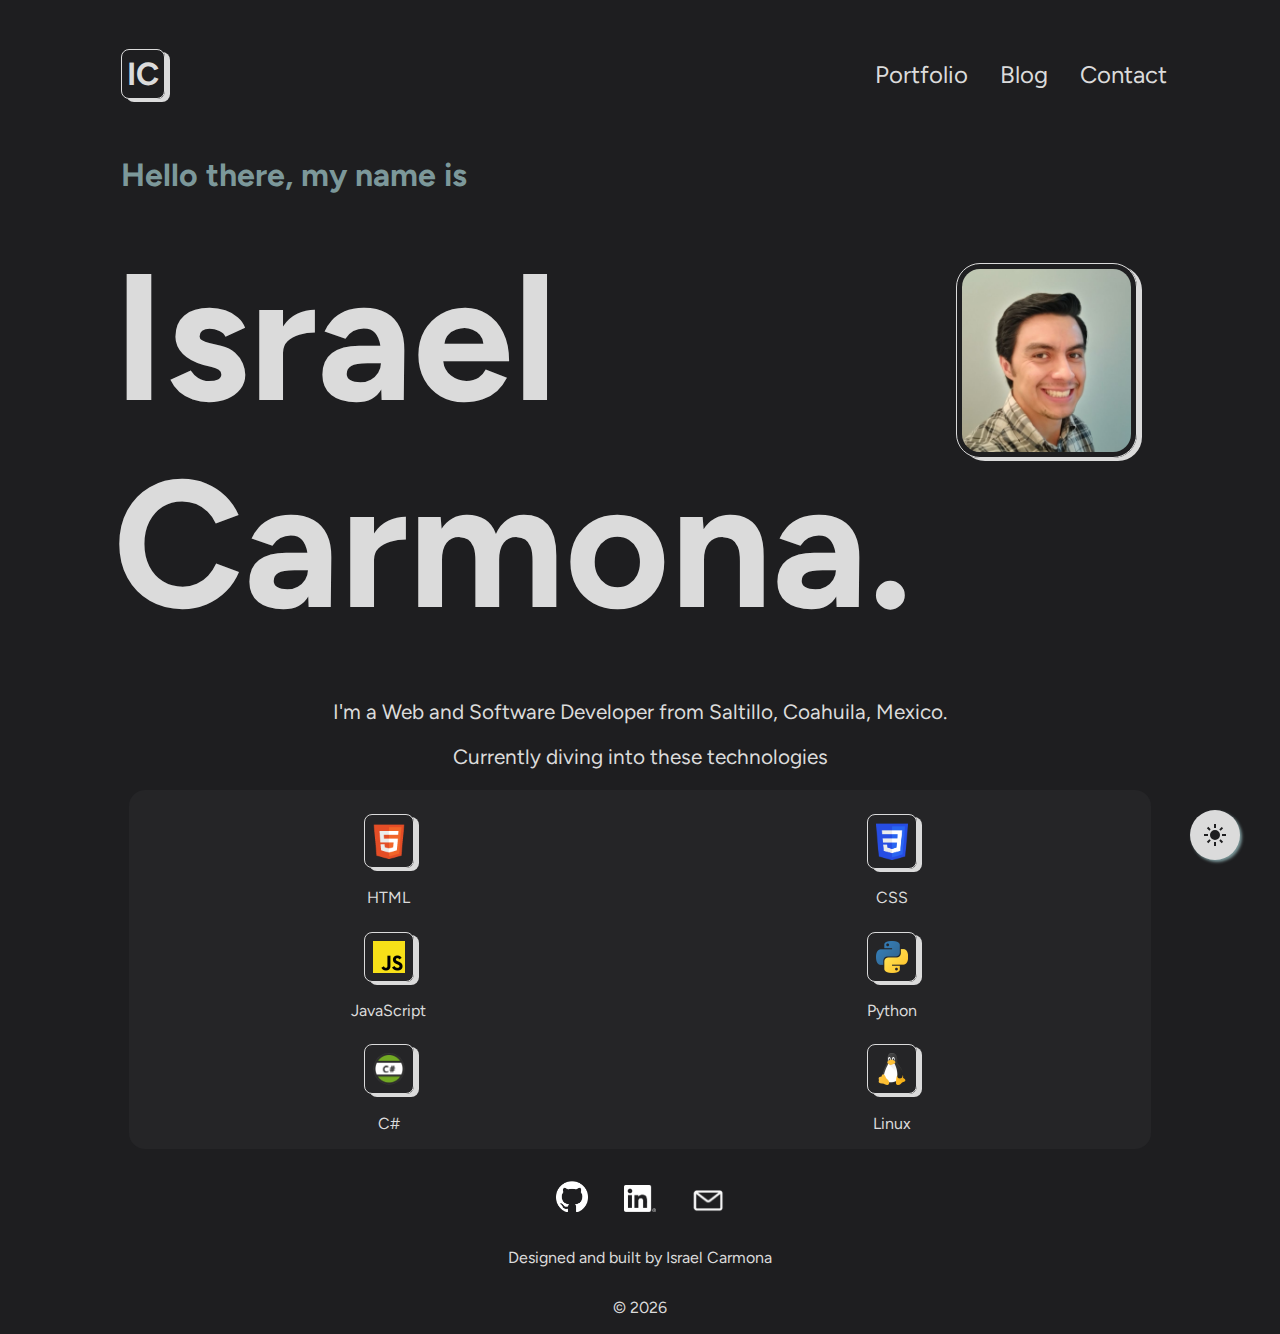
<file: index.html>
<!DOCTYPE html>
<html lang="en">
  <head>
    <meta charset="UTF-8" />
    <meta http-equiv="X-UA-Compatible" content="IE=edge" />
    <meta name="viewport" content="width=device-width, initial-scale=1.0" />
    <link rel="stylesheet" href="styles/normalize.css"/>
    <link rel="stylesheet" href="styles/main.css"/>
    <link rel="stylesheet" href="styles/medium.css"/>
    <link rel="stylesheet" href="styles/large.css"/>
    <link rel="icon" type="image/x-icon" href="images/favicon-32x32.png" />
    <title>Israel Carmona</title>
    <meta
      name="description"
      content="I'm a Web and Software Developer from Saltillo, Coahuila, Mexico."
    />
  </head>

  <body>
    <header>
      <h2>
        <a id="logo" href="index.html">IC</a>
      </h2>

      <button id="theme-switch">
        <svg
          xmlns="http://www.w3.org/2000/svg"
          height="24px"
          viewBox="0 -960 960 960"
          width="24px"
        >
          <path
            d="M480-280q-83 0-141.5-58.5T280-480q0-83 58.5-141.5T480-680q83 0 141.5 58.5T680-480q0 83-58.5 141.5T480-280ZM200-440H40v-80h160v80Zm720 0H760v-80h160v80ZM440-760v-160h80v160h-80Zm0 720v-160h80v160h-80ZM256-650l-101-97 57-59 96 100-52 56Zm492 496-97-101 53-55 101 97-57 59Zm-98-550 97-101 59 57-100 96-56-52ZM154-212l101-97 55 53-97 101-59-57Z"
          />
        </svg>
        <svg
          xmlns="http://www.w3.org/2000/svg"
          height="24px"
          viewBox="0 -960 960 960"
          width="24px"
        >
          <path
            d="M480-120q-150 0-255-105T120-480q0-150 105-255t255-105q14 0 27.5 1t26.5 3q-41 29-65.5 75.5T444-660q0 90 63 153t153 63q55 0 101-24.5t75-65.5q2 13 3 26.5t1 27.5q0 150-105 255T480-120Z"
          />
        </svg>
      </button>

      <div id="large-view-nav">
        <a href="portfolio.html">Portfolio</a>
        <a href="blog.html">Blog</a>
        <a href="contact.html">Contact</a>
      </div>

      <div id="myNav" class="overlay">
        <a href="javascript:void(0)" class="closebtn" onclick="closeNav()"
          >&times;</a
        >
        <div class="overlay-content">
          <a href="portfolio.html">Portfolio</a>
          <a href="blog.html">Blog</a>
          <a href="contact.html">Contact</a>
        </div>
      </div>
      <span id="ham-nav" onclick="openNav()">&#9776;</span>
    </header>

    <main>
      <div id="hero">
        <h2 class="h2side">Hello there, my name is</h2>
        <h1 id="greathone">Israel Carmona.</h1>
        <img id="mepic" src="images/me.jpg" alt="Israel Carmona picture" />
      </div>

      <p>I'm a Web and Software Developer from Saltillo, Coahuila, Mexico.</p>

      <p>Currently diving into these technologies</p>

      <div id="programmingLang">
        <a
          id="imgh"
          href="https://developer.mozilla.org/en-US/docs/Web/HTML"
          target="_blank"
          ><img src="images/HTML5_Logo_64.png" alt="HTML logo"
        /></a>
        <a
          id="htpar"
          href="https://developer.mozilla.org/en-US/docs/Web/HTML"
          target="_blank"
          >HTML</a
        >

        <a
          id="imgc"
          href="https://developer.mozilla.org/en-US/docs/Web/CSS"
          target="_blank"
        >
          <img src="images/CSS3_logo_and_wordmark.svg.png" alt="CSS Logo" />
        </a>

        <a
          id="cspar"
          href="https://developer.mozilla.org/en-US/docs/Web/CSS"
          target="_blank"
          >CSS</a
        >

        <a
          id="imgj"
          href="https://developer.mozilla.org/en-US/docs/Web/JavaScript"
          target="_blank"
        >
          <img
            src="images/Unofficial_JavaScript_logo_2.svg.png"
            alt="JavaScript Logo"
          />
        </a>
        <a
          id="javpar"
          href="https://developer.mozilla.org/en-US/docs/Web/JavaScript"
          target="_blank"
          >JavaScript</a
        >

        <a id="imgp" href="https://www.python.org/" target="_blank">
          <img
            src="images/1024px-Python-logo-notext.svg.png"
            alt="Python Logo"
          />
        </a>

        <a id="pytpar" href="https://www.python.org/" target="_blank">Python</a>

        <a
          id="imgcs"
          href="https://learn.microsoft.com/en-us/dotnet/csharp/tour-of-csharp/"
          target="_blank"
        >
          <img src="images/seesharp.png" alt="C Sharp Logo" />
        </a>

        <a
          id="csharpar"
          href="https://learn.microsoft.com/en-us/dotnet/csharp/tour-of-csharp/"
          target="_blank"
          >C#</a
        >


        <a id="imgjs" href="https://www.linux.com/what-is-linux/"" target="_blank">
          <img src="images/linux.png" alt="Node.js" />


        </a>
        
        <a id="njspar" href="https://www.linux.com/what-is-linux/" target="_blank"
          >Linux</a
        >
      </div>
    </main>

    <footer>
      <div class="contact">
        <a href="https://github.com/jicmette" target="blank">
          <img
            class="imgfoot"
            src="images/github-mark-white.png"
            alt="GitHub"
          />
          <img
            class="imgfoot"
            src="images/github-mark-black.png"
            alt="GitHub"
          />
        </a>

        <a href="https://www.linkedin.com/in/israelcarmona/" target="blank">
          <img class="imgfoot" src="images/LI-In-Bugwhite.png" alt="linkedin" />
          <img class="imgfoot" src="images/LI-In-Bugblack.png" alt="linkedin" />
        </a>

        <a href="mailto:hello@israelcarmona.dev" target="blank">
          <img
            class="imgfoot"
            src="images/Email-Symbol-PNG-File.png"
            alt="Email"
          />

          <img
            class="imgfoot"
            src="images/Email-Symbol-PNG-black.png"
            alt="Email"
          />
        </a>
      </div>
      <p class="pfoot">Designed and built by Israel Carmona</p>
      <p class="pfoot">&copy; <span class="currentYear"></span></p>
    </footer>

    <script src="scripts/scripts.js"></script>
  </body>
</html>
</file>
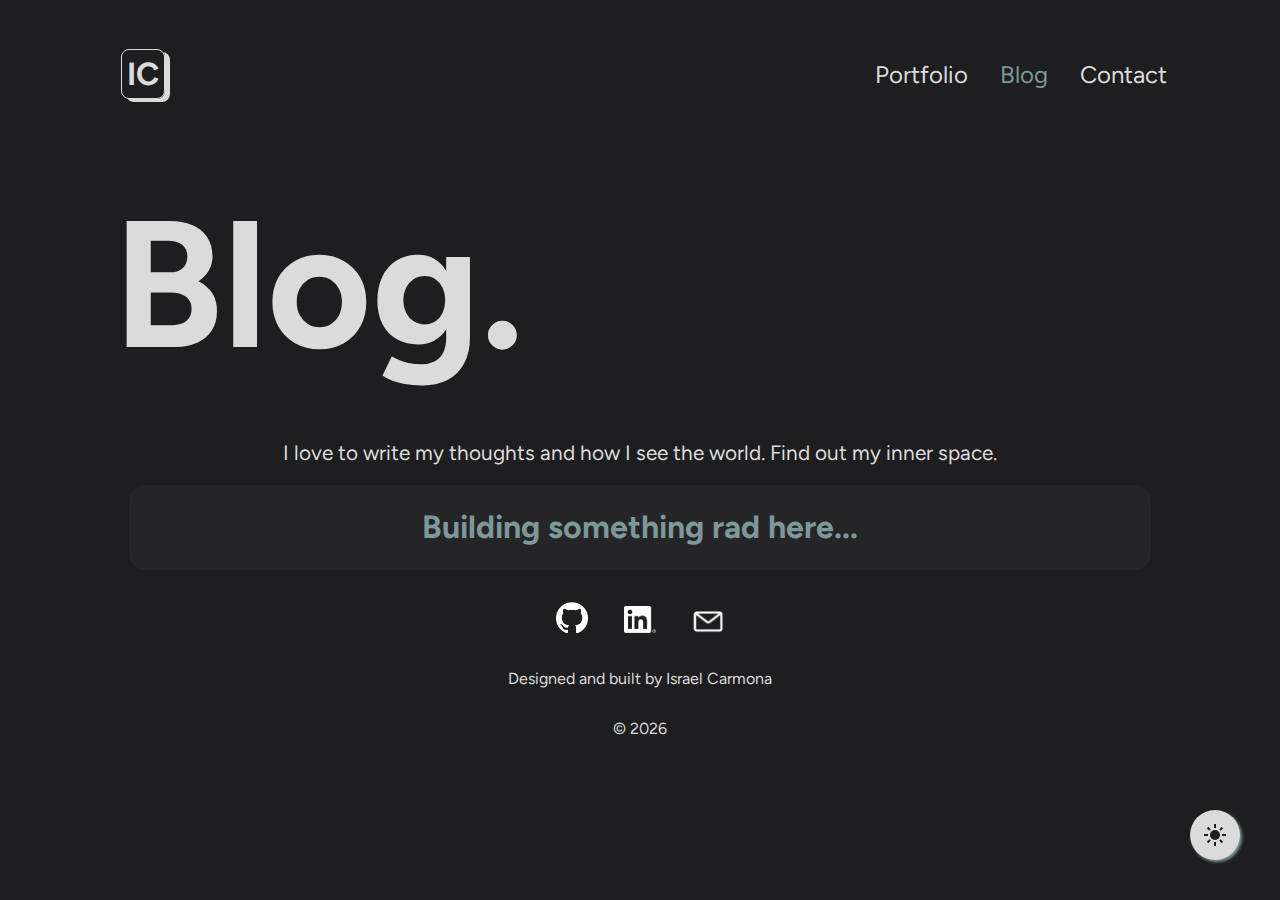
<file: blog.html>
<!DOCTYPE html>
<html lang="en">
  <head>
    <meta charset="UTF-8" />
    <meta http-equiv="X-UA-Compatible" content="IE=edge" />
    <meta name="viewport" content="width=device-width, initial-scale=1.0" />
    <link rel="stylesheet" href="styles/normalize.css"/>
    <link rel="stylesheet" href="styles/main.css"/>
    <link rel="stylesheet" href="styles/medium.css"/>
    <link rel="stylesheet" href="styles/large.css"/>
    <link rel="icon" type="image/jpg" href="images/favicon-32x32.png" />
    <title>Blog</title>
  </head>

  <body>
    <header>
      <h2>
        <a id="logo" href="index.html"> IC </a>
      </h2>

      <button id="theme-switch">
        <svg
          xmlns="http://www.w3.org/2000/svg"
          height="24px"
          viewBox="0 -960 960 960"
          width="24px"
        >
          <path
            d="M480-280q-83 0-141.5-58.5T280-480q0-83 58.5-141.5T480-680q83 0 141.5 58.5T680-480q0 83-58.5 141.5T480-280ZM200-440H40v-80h160v80Zm720 0H760v-80h160v80ZM440-760v-160h80v160h-80Zm0 720v-160h80v160h-80ZM256-650l-101-97 57-59 96 100-52 56Zm492 496-97-101 53-55 101 97-57 59Zm-98-550 97-101 59 57-100 96-56-52ZM154-212l101-97 55 53-97 101-59-57Z"
          />
        </svg>
        <svg
          xmlns="http://www.w3.org/2000/svg"
          height="24px"
          viewBox="0 -960 960 960"
          width="24px"
        >
          <path
            d="M480-120q-150 0-255-105T120-480q0-150 105-255t255-105q14 0 27.5 1t26.5 3q-41 29-65.5 75.5T444-660q0 90 63 153t153 63q55 0 101-24.5t75-65.5q2 13 3 26.5t1 27.5q0 150-105 255T480-120Z"
          />
        </svg>
      </button>

      <div id="large-view-nav">
        <a href="portfolio.html">Portfolio</a>
        <a class="active" href="blog.html">Blog</a>
        <a href="contact.html">Contact</a>
        
      </div>

      <div id="myNav" class="overlay">
        <a href="javascript:void(0)" class="closebtn" onclick="closeNav()"
          >&times;</a
        >
        <div class="overlay-content">
          <a href="portfolio.html">Portfolio</a>
          <a href="blog.html">Blog</a>
          <a href="contact.html">Contact</a>
        </div>
      </div>
      <span id="ham-nav" onclick="openNav()">&#9776;</span>
    </header>
      
    <main>
      <h1 id="greathone">Blog.</h1>
      <p>I love to write my thoughts and how I see the world. Find out my inner space.</p>
      

      <div class="portfolioContainer">
        <h2>Building something rad here...</h2>
      </div>
    
    </main>

    <footer>
      <div class="contact">
        <a href="https://github.com/jicmette" target="blank">
          <img
            class="imgfoot"
            src="images/github-mark-white.png"
            alt="GitHub"
          />
          <img
            class="imgfoot"
            src="images/github-mark-black.png"
            alt="GitHub"
          />
        </a>

        <a href="https://www.linkedin.com/in/israelcarmona/" target="blank">
          <img class="imgfoot" src="images/LI-In-Bugwhite.png" alt="linkedin" />
          <img class="imgfoot" src="images/LI-In-Bugblack.png" alt="linkedin" />
        </a>

        <a href="mailto:hello@israelcarmona.dev" target="blank">
          <img
            class="imgfoot"
            src="images/Email-Symbol-PNG-File.png"
            alt="Email"
          />

          <img
            class="imgfoot"
            src="images/Email-Symbol-PNG-black.png"
            alt="Email"
          />
        </a>

      </div>
      <p class="pfoot">Designed and built by Israel Carmona</p>
      <p class="pfoot">&copy; <span class="currentYear"></span></p>
    </footer>

    </div>

    <script src="scripts/scripts.js"></script>

  </body>
</html>
</file>
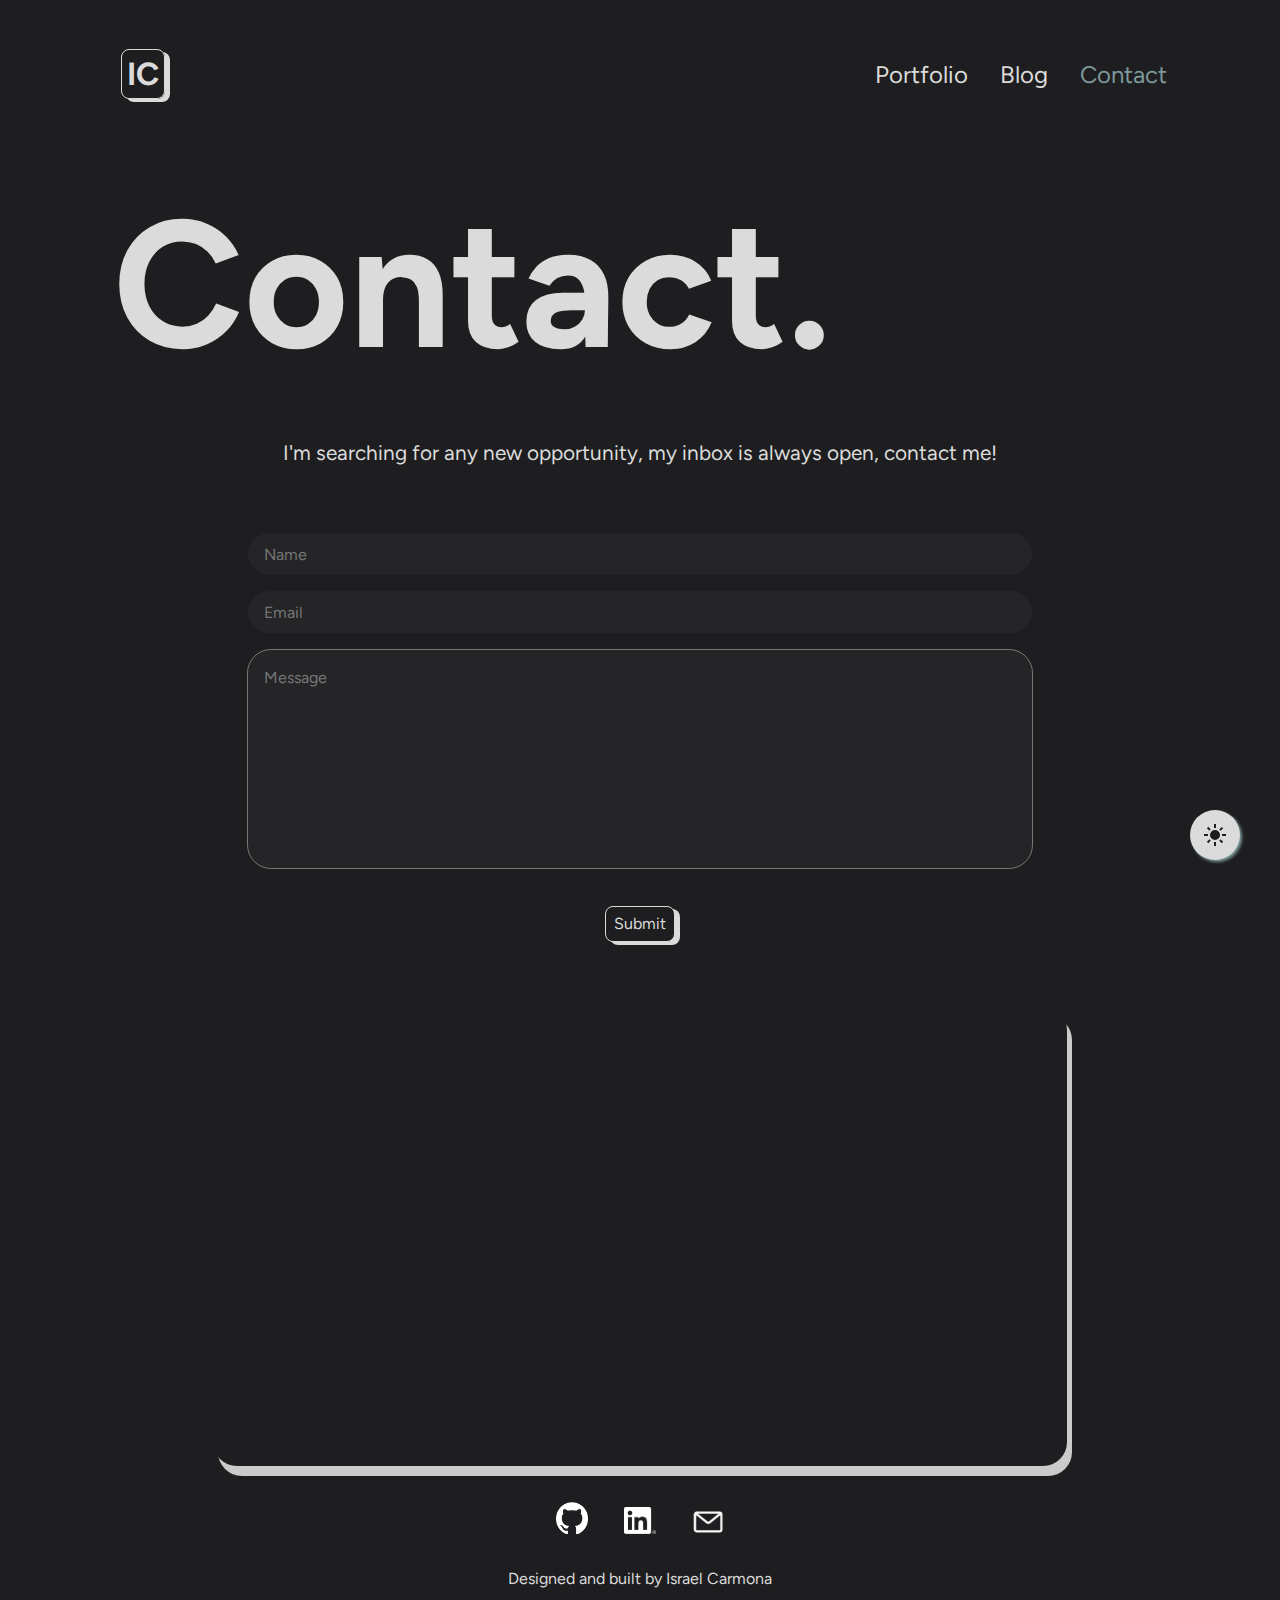
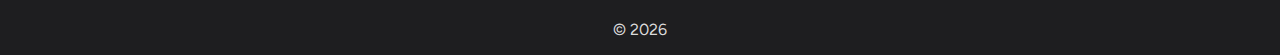
<file: contact.html>
<!DOCTYPE html>
<html lang="en">
  <head>
    <meta charset="UTF-8" />
    <meta http-equiv="X-UA-Compatible" content="IE=edge" />
    <meta name="viewport" content="width=device-width, initial-scale=1.0" />
    <link rel="stylesheet" href="styles/normalize.css"/>
    <link rel="stylesheet" href="styles/main.css"/>
    <link rel="stylesheet" href="styles/medium.css"/>
    <link rel="stylesheet" href="styles/large.css"/>
    <link rel="icon" type="image/jpg" href="/images/favicon-32x32.png" />
    <title>Contact</title>
  </head>

  <body>
    <header>
      <h2>
        <a id="logo" href="index.html"> IC </a>
      </h2>

      <button id="theme-switch">
        <svg
          xmlns="http://www.w3.org/2000/svg"
          height="24px"
          viewBox="0 -960 960 960"
          width="24px"
        >
          <path
            d="M480-280q-83 0-141.5-58.5T280-480q0-83 58.5-141.5T480-680q83 0 141.5 58.5T680-480q0 83-58.5 141.5T480-280ZM200-440H40v-80h160v80Zm720 0H760v-80h160v80ZM440-760v-160h80v160h-80Zm0 720v-160h80v160h-80ZM256-650l-101-97 57-59 96 100-52 56Zm492 496-97-101 53-55 101 97-57 59Zm-98-550 97-101 59 57-100 96-56-52ZM154-212l101-97 55 53-97 101-59-57Z"
          />
        </svg>
        <svg
          xmlns="http://www.w3.org/2000/svg"
          height="24px"
          viewBox="0 -960 960 960"
          width="24px"
        >
          <path
            d="M480-120q-150 0-255-105T120-480q0-150 105-255t255-105q14 0 27.5 1t26.5 3q-41 29-65.5 75.5T444-660q0 90 63 153t153 63q55 0 101-24.5t75-65.5q2 13 3 26.5t1 27.5q0 150-105 255T480-120Z"
          />
        </svg>
      </button>

      <div id="large-view-nav">
        <a href="portfolio.html">Portfolio</a>
        <a href="blog.html">Blog</a>
        <a class="active" href="contact.html">Contact</a>
      </div>

      <div id="myNav" class="overlay">
        <a href="javascript:void(0)" class="closebtn" onclick="closeNav()"
          >&times;</a
        >
        <div class="overlay-content">
          <a href="portfolio.html">Portfolio</a>
          <a href="blog.html">Blog</a>
          <a href="contact.html">Contact</a>
        </div>
      </div>
      <span id="ham-nav" onclick="openNav()">&#9776;</span>
    </header>

    <main>
      <h1 id="greathone">Contact.</h1>

      <p>
        I'm searching for any new opportunity, my inbox is always open, contact
        me!
      </p>

      <form class="form1" action="https://formspree.io/f/mrbzkadr" method="POST">
        <input type="text" id="name" name="Name" placeholder="Name" />

        <input type="email" id="mail" name="Email" placeholder="Email" />

        <textarea name="Message" placeholder="Message"></textarea>

        <button class="button" type="submit">
          Submit
        </button>
      </form>

      <iframe
        src="https://www.google.com/maps/embed?pb=!1m18!1m12!1m3!1d115303.40979627495!2d-101.06562446966419!3d25.430520956215158!2m3!1f0!2f0!3f0!3m2!1i1024!2i768!4f13.1!3m3!1m2!1s0x86880d9078df19ef%3A0xa9519241794730c0!2sSaltillo%2C%20Coahuila!5e0!3m2!1sen!2smx!4v1696106568995!5m2!1sen!2smx"
        width="400"
        height="450"
        style="border: 0"
        allowfullscreen=""
        loading="lazy"
        referrerpolicy="no-referrer-when-downgrade"
      ></iframe>
    </main>

    <footer>
      <div class="contact">
        <a href="https://github.com/jicmette" target="blank">
          <img
            class="imgfoot"
            src="images/github-mark-white.png"
            alt="GitHub"
          />
          <img
            class="imgfoot"
            src="images/github-mark-black.png"
            alt="GitHub"
          />
        </a>

        <a href="https://www.linkedin.com/in/israelcarmona/" target="blank">
          <img class="imgfoot" src="images/LI-In-Bugwhite.png" alt="linkedin" />
          <img class="imgfoot" src="images/LI-In-Bugblack.png" alt="linkedin" />
        </a>

        <a href="mailto:hello@israelcarmona.dev" target="blank">
          <img
            class="imgfoot"
            src="images/Email-Symbol-PNG-File.png"
            alt="Email"
          />

          <img
            class="imgfoot"
            src="images/Email-Symbol-PNG-black.png"
            alt="Email"
          />
        </a>
      </div>
      <p class="pfoot">Designed and built by Israel Carmona</p>
      <p class="pfoot">&copy; <span class="currentYear"></span></p>
    </footer>

    <script src="scripts/scripts.js"></script>
  </body>
</html>
</file>
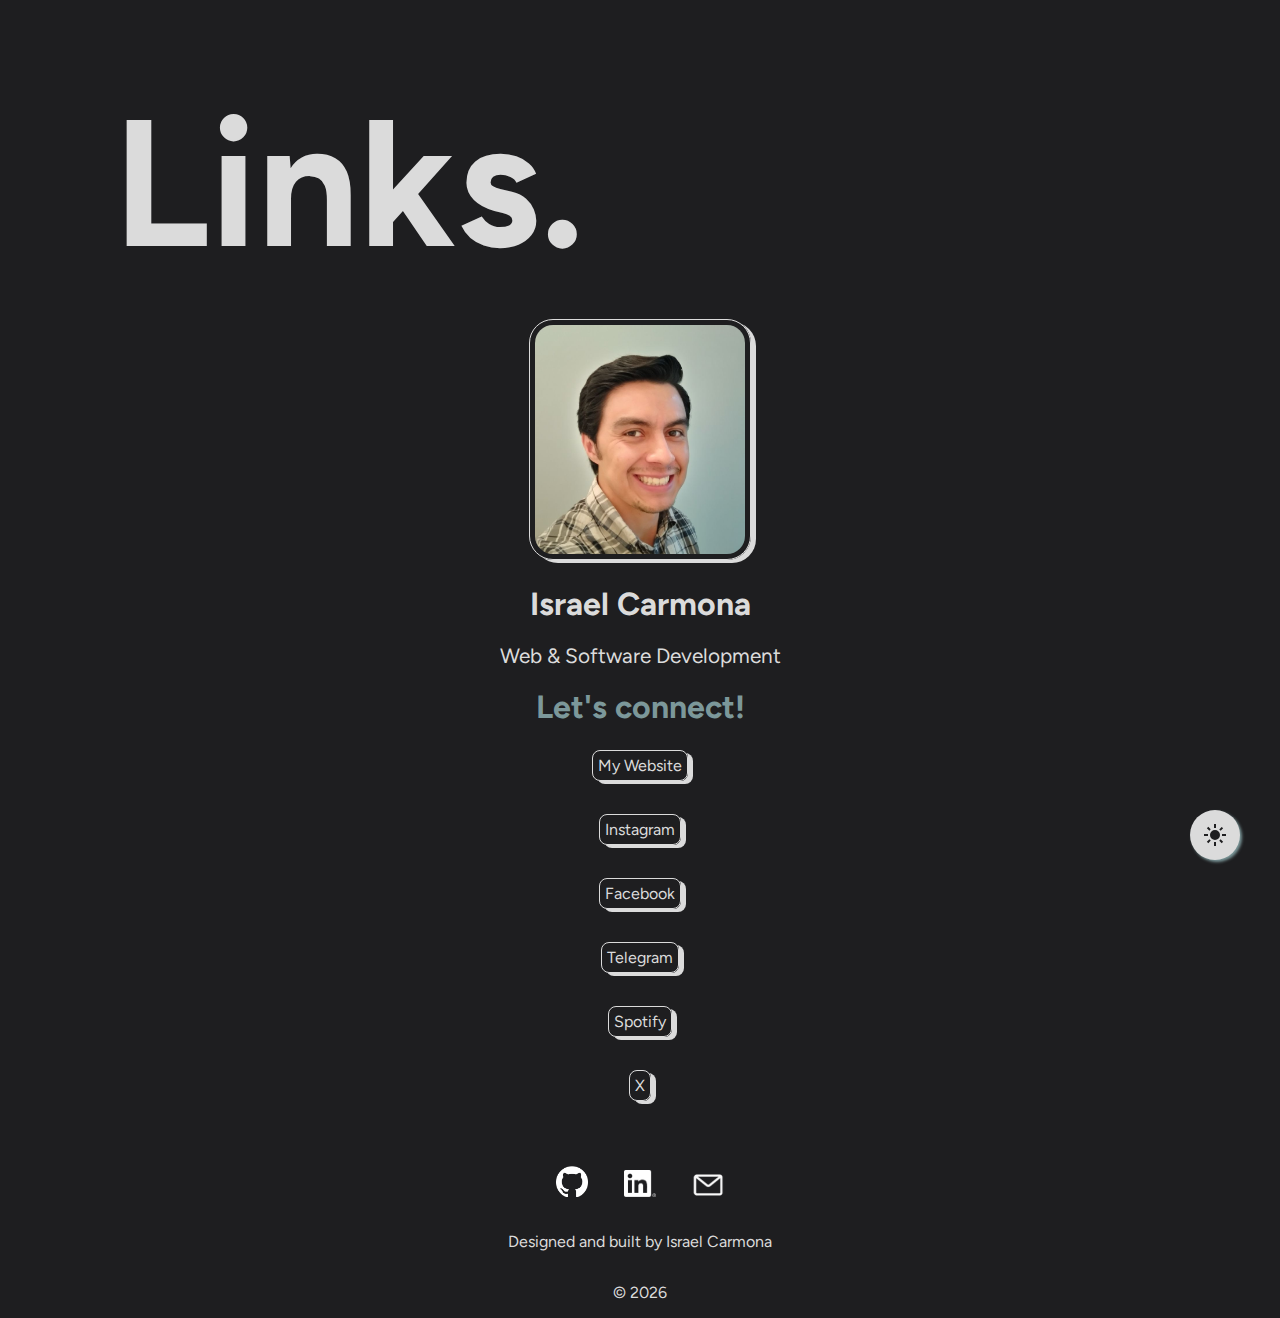
<file: links.html>
<!DOCTYPE html>
<html lang="en">
  <head>
    <meta charset="UTF-8" />
    <meta http-equiv="X-UA-Compatible" content="IE=edge" />
    <meta name="viewport" content="width=device-width, initial-scale=1.0" />
    <link rel="stylesheet" href="styles/normalize.css"/>
    <link rel="stylesheet" href="styles/main.css"/>
    <link rel="stylesheet" href="styles/medium.css"/>
    <link rel="stylesheet" href="styles/large.css"/>
    <link rel="icon" type="image/jpg" href="images/favicon-32x32.png" />
    <title>Links</title>
  </head>

  <body>
    <header id="header-links">
      <button id="theme-switch">
        <svg
          xmlns="http://www.w3.org/2000/svg"
          height="24px"
          viewBox="0 -960 960 960"
          width="24px"
        >
          <path
            d="M480-280q-83 0-141.5-58.5T280-480q0-83 58.5-141.5T480-680q83 0 141.5 58.5T680-480q0 83-58.5 141.5T480-280ZM200-440H40v-80h160v80Zm720 0H760v-80h160v80ZM440-760v-160h80v160h-80Zm0 720v-160h80v160h-80ZM256-650l-101-97 57-59 96 100-52 56Zm492 496-97-101 53-55 101 97-57 59Zm-98-550 97-101 59 57-100 96-56-52ZM154-212l101-97 55 53-97 101-59-57Z"
          />
        </svg>
        <svg
          xmlns="http://www.w3.org/2000/svg"
          height="24px"
          viewBox="0 -960 960 960"
          width="24px"
        >
          <path
            d="M480-120q-150 0-255-105T120-480q0-150 105-255t255-105q14 0 27.5 1t26.5 3q-41 29-65.5 75.5T444-660q0 90 63 153t153 63q55 0 101-24.5t75-65.5q2 13 3 26.5t1 27.5q0 150-105 255T480-120Z"
          />
        </svg>
      </button>
    </header>
    
    <main>
      <h1 id="greathone">Links.</h1>
      <img id="mepiclinks" src="images/me.jpg" alt="me" />
      <h1>Israel Carmona</h1>
      <p>Web & Software Development</p>
      <h2>Let's connect!</h2>

      <ul id="mylinks">
        <li><a href="https://israelcarmona.dev/" target="_blank">My Website</a></li>
        <li><a href="https://www.instagram.com/jicmette/" target="_blank">Instagram</a></li>
        <li><a href="https://www.facebook.com/jicmette/" target="_blank">Facebook</a></li>
        <li><a href="https://t.me/jicmette" target="_blank">Telegram</a></li>
        <li><a href="https://open.spotify.com/user/31dhkaysno5mgtopp6pdthcoh3em?si=c8KOrHPoRPmERI4JM3ccdQ&utm_source=copy-link&nd=1" target="_blank">Spotify</a></li>
        <li><a href="https://twitter.com/jicmette" target="_blank">X</a></li>
      </ul>
    </main>
    
    <footer>
      <div class="contact">
        <a href="https://github.com/jicmette" target="blank">
          <img
            class="imgfoot"
            src="images/github-mark-white.png"
            alt="GitHub"
          />
          <img
            class="imgfoot"
            src="images/github-mark-black.png"
            alt="GitHub"
          />
        </a>
        <a href="https://www.linkedin.com/in/israelcarmona/" target="blank">
          <img class="imgfoot" src="images/LI-In-Bugwhite.png" alt="linkedin" />
          <img class="imgfoot" src="images/LI-In-Bugblack.png" alt="linkedin" />
        </a>
        

        <a href="mailto:hello@israelcarmona.dev" target="blank">
          <img
            class="imgfoot"
            src="images/Email-Symbol-PNG-File.png"
            alt="Email"
          />

          <img
            class="imgfoot"
            src="images/Email-Symbol-PNG-black.png"
            alt="Email"
          />

        </a>
      </div>
      <p class="pfoot">Designed and built by Israel Carmona</p>
      <p class="pfoot">&copy; <span class="currentYear"></span></p>
    </footer>

    <script src="scripts/scripts.js"></script>

  </body>
</html>
</file>
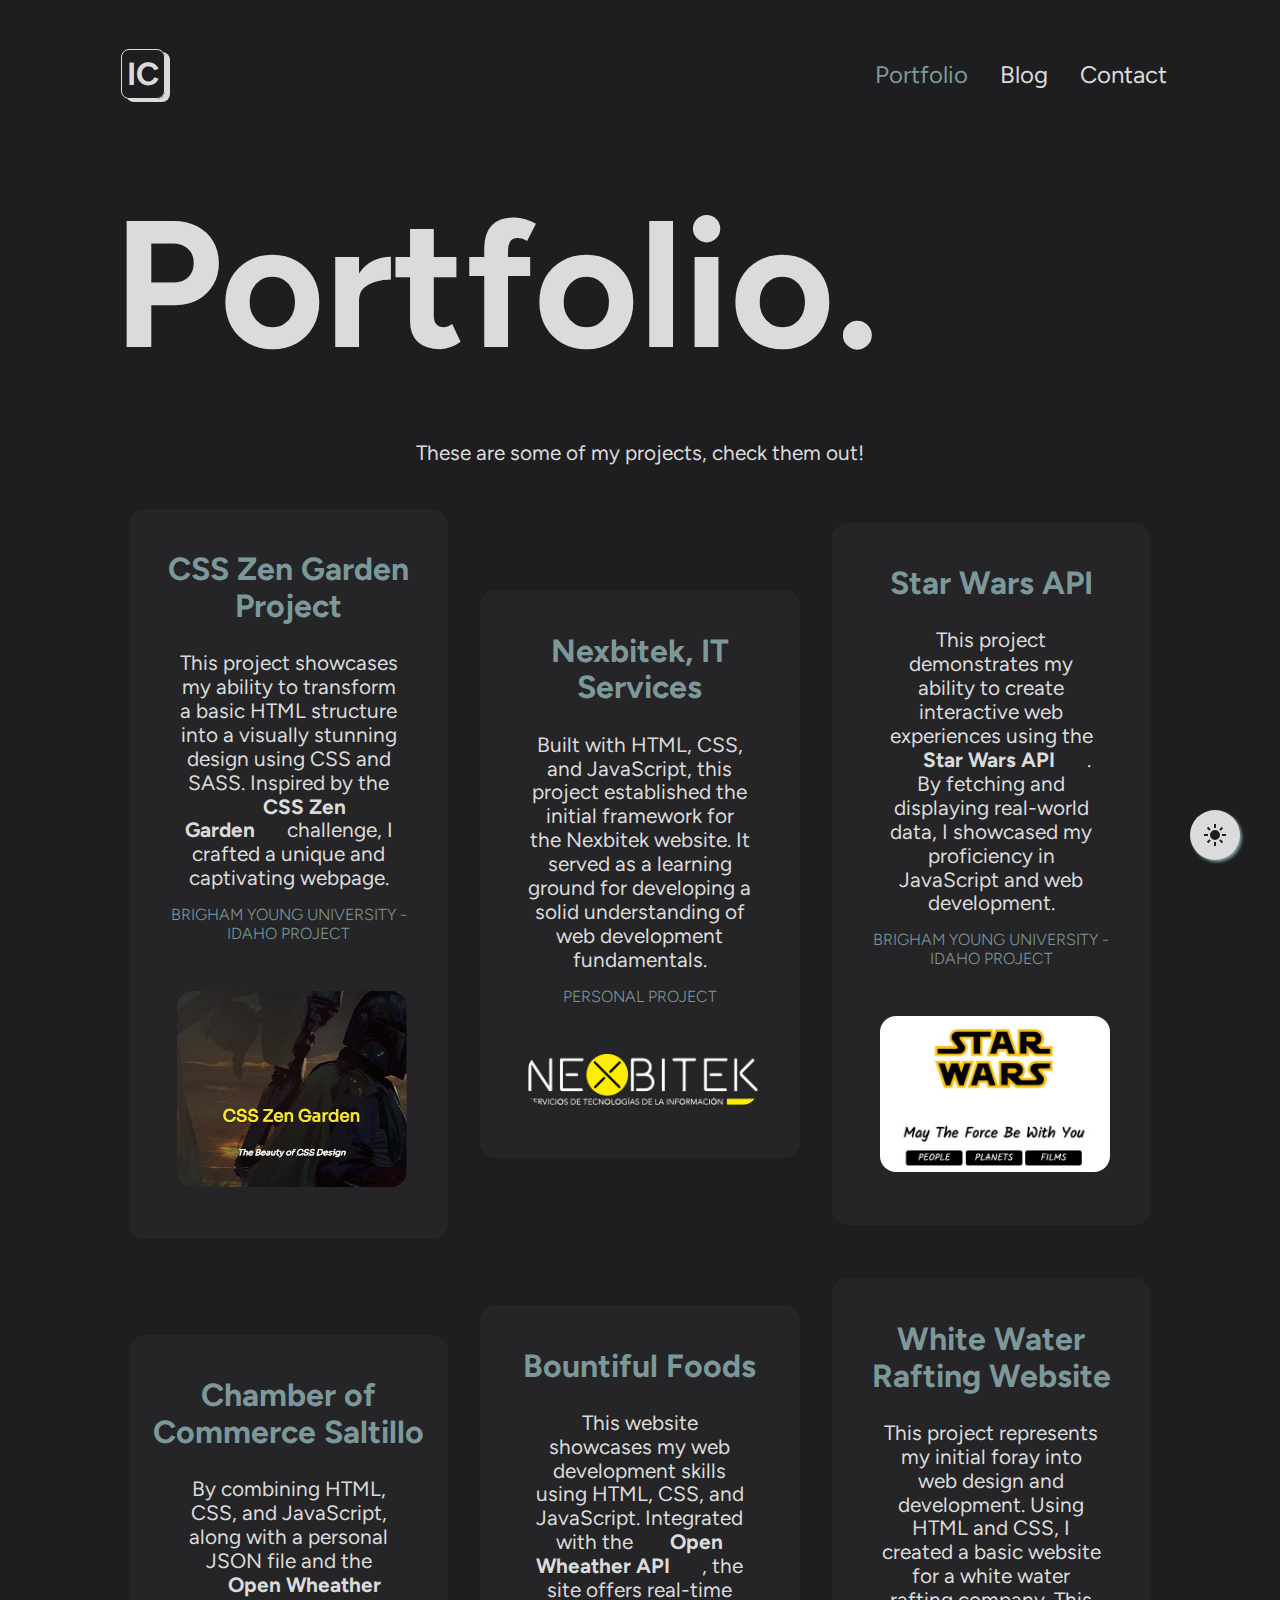
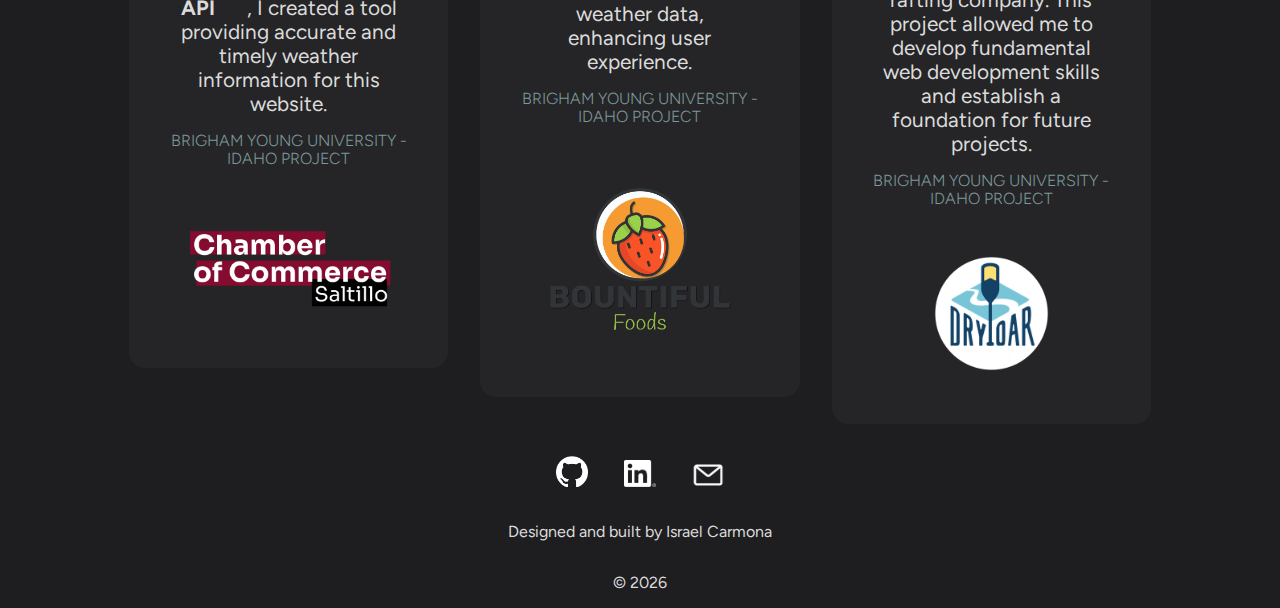
<file: portfolio.html>
<!DOCTYPE html>
<html lang="en">
  <head>
    <meta charset="UTF-8" />
    <meta http-equiv="X-UA-Compatible" content="IE=edge" />
    <meta name="viewport" content="width=device-width, initial-scale=1.0" />
    <link rel="stylesheet" href="styles/normalize.css"/>
    <link rel="stylesheet" href="styles/main.css"/>
    <link rel="stylesheet" href="styles/medium.css"/>
    <link rel="stylesheet" href="styles/large.css"/>
    <link rel="icon" type="image/x-icon" href="images/favicon-32x32.png" />
    <title>Portfolio</title>
  </head>

  <body>
    <header>
      <h2>
        <a id="logo" href="index.html"> IC </a>
      </h2>

      <button id="theme-switch">
        <svg
          xmlns="http://www.w3.org/2000/svg"
          height="24px"
          viewBox="0 -960 960 960"
          width="24px"
        >
          <path
            d="M480-280q-83 0-141.5-58.5T280-480q0-83 58.5-141.5T480-680q83 0 141.5 58.5T680-480q0 83-58.5 141.5T480-280ZM200-440H40v-80h160v80Zm720 0H760v-80h160v80ZM440-760v-160h80v160h-80Zm0 720v-160h80v160h-80ZM256-650l-101-97 57-59 96 100-52 56Zm492 496-97-101 53-55 101 97-57 59Zm-98-550 97-101 59 57-100 96-56-52ZM154-212l101-97 55 53-97 101-59-57Z"
          />
        </svg>
        <svg
          xmlns="http://www.w3.org/2000/svg"
          height="24px"
          viewBox="0 -960 960 960"
          width="24px"
        >
          <path
            d="M480-120q-150 0-255-105T120-480q0-150 105-255t255-105q14 0 27.5 1t26.5 3q-41 29-65.5 75.5T444-660q0 90 63 153t153 63q55 0 101-24.5t75-65.5q2 13 3 26.5t1 27.5q0 150-105 255T480-120Z"
          />
        </svg>
      </button>

      <div id="large-view-nav">
        <a class="active" href="portfolio.html">Portfolio</a>
        <a href="blog.html">Blog</a>
        <a href="contact.html">Contact</a>
        
      </div>

      <div id="myNav" class="overlay">
        <a href="javascript:void(0)" class="closebtn" onclick="closeNav()"
          >&times;</a
        >
        <div class="overlay-content">
          <a href="portfolio.html">Portfolio</a>
          <a href="blog.html">Blog</a>
          <a href="contact.html">Contact</a>
        </div>
      </div>
      <span id="ham-nav" onclick="openNav()">&#9776;</span>
    </header>
      
    <main>
      <h1 id="greathone">Portfolio.</h1>
      <p>These are some of my projects, check them out!</p>
      

      <div id="portfolio-grid">
        <div class="portfolioContainer">
          <a href="https://jicmette.github.io/zen-garden-projectg2/" target="_blank"><h2>CSS Zen Garden Project</h2></a>
          <p>This project showcases my ability to transform a basic HTML structure into a visually stunning design using CSS and SASS. Inspired by the <a href="https://csszengarden.com/" target="_blank">CSS Zen Garden</a>challenge, I crafted a unique and captivating webpage.</p>
          <h3>BRIGHAM YOUNG UNIVERSITY - IDAHO PROJECT</h3>
          <a href="https://jicmette.github.io/zen-garden-projectg2/" target="_blank">
            <img id="imgfirst" src="images/CSS-zen-garden.jpg" alt="CSS Zen Garden">
          </a>
        </div>

        <div class="portfolioContainer">
          <a href="https://www.nexbitek.com/" target="_blank"><h2>Nexbitek, IT Services</h2></a>
          <p>Built with HTML, CSS, and JavaScript, this project established the initial framework for the Nexbitek website. It served as a learning ground for developing a solid understanding of web development fundamentals.</p>
          <h3>PERSONAL PROJECT</h3>
          <a href="https://www.nexbitek.com/" target="_blank">
            <img id="imgfirst" src="images/Nexbitek.png" alt="Nexbitek Logo">
          </a>
        </div>
  
        <div class="portfolioContainer">
          <a href="portfolio/starwarsapi/starwarsapi.html" target="_blank"><h2>Star Wars API</h2></a>
          <p>This project demonstrates my ability to create interactive web experiences using the <a href="https://swapi.dev/" target="_blank">Star Wars API</a>. By fetching and displaying real-world data, I showcased my proficiency in JavaScript and web development.</p>
          <h3>BRIGHAM YOUNG UNIVERSITY - IDAHO PROJECT</h3>
          <a href="portfolio/starwarsapi/starwarsapi.html" target="_blank">
            <img id="imgsnd" src="portfolio/starwarsapi/images/starwarsimg.jpg" alt="Star Wars Project">
          </a>
        </div>
          
        <div class="portfolioContainer">
          <a href="https://jicmette.github.io/wdd230/chamber/index.html" target="_blank"><h2>Chamber of Commerce Saltillo</h2></a>
          <p>By combining HTML, CSS, and JavaScript, along with a personal JSON file and the <a href="https://openweathermap.org/" target="_blank">Open Wheather API</a>, I created a tool providing accurate and timely weather information for this website.</p>
          <h3>BRIGHAM YOUNG UNIVERSITY - IDAHO PROJECT</h3>
          <a href="https://jicmette.github.io/wdd230/chamber/index.html" target="_blank">
            <img id="imgsnd" src="images/chamber-of-commerce-logo-saltillo.webp" alt="Chamber of Commerce Saltillo Logo">
          </a>
        </div>
  
        <div class="portfolioContainer">
          <a href="https://jicmette.github.io/wdd230/bountiful-foods/index.html" target="_blank"><h2>Bountiful Foods</h2></a>
          <p>This website showcases my web development skills using HTML, CSS, and JavaScript. Integrated with the <a href="https://openweathermap.org/" target="_blank">Open Wheather API</a>, the site offers real-time weather data, enhancing user experience.</p>
          <h3>BRIGHAM YOUNG UNIVERSITY - IDAHO PROJECT</h3>
          <a id="aimgfourth" href="https://jicmette.github.io/wdd230/bountiful-foods/index.html" target="_blank">
            <img id="imgfourth" src="images/bountiful-logo.webp" alt="Bountiful Foods Logo">
          </a>
        </div>
  
        <div class="portfolioContainer">
          <a href="https://jicmette.github.io/WDD-130-Web-Fundamentals/wwr/index.html" target="_blank"><h2>White Water Rafting Website</h2></a>
          <p>This project represents my initial foray into web design and development. Using HTML and CSS, I created a basic website for a white water rafting company. This project allowed me to develop fundamental web development skills and establish a foundation for future projects.</p>
          <h3>BRIGHAM YOUNG UNIVERSITY - IDAHO PROJECT</h3>
          <a id="aimgfifth" href="https://jicmette.github.io/WDD-130-Web-Fundamentals/wwr/index.html" target="_blank">
            <img id="imgfifth" src="images/logo.png" alt="White Water Rafting Logo">
          </a>
        </div>
        
      </div>
 
    </main>

    <footer>
      <div class="contact">
        <a href="https://github.com/jicmette" target="blank">
          <img
            class="imgfoot"
            src="images/github-mark-white.png"
            alt="GitHub"
          />
          <img
            class="imgfoot"
            src="images/github-mark-black.png"
            alt="GitHub"
          />
        </a>

        <a href="https://www.linkedin.com/in/israelcarmona/" target="blank">
          <img class="imgfoot" src="images/LI-In-Bugwhite.png" alt="linkedin" />
          <img class="imgfoot" src="images/LI-In-Bugblack.png" alt="linkedin" />
        </a>

        <a href="mailto:hello@israelcarmona.dev" target="blank">
          <img
            class="imgfoot"
            src="images/Email-Symbol-PNG-File.png"
            alt="Email"
          />

          <img
            class="imgfoot"
            src="images/Email-Symbol-PNG-black.png"
            alt="Email"
          />
        </a>

      </div>
      <p class="pfoot">Designed and built by Israel Carmona</p>
      <p class="pfoot">&copy; <span class="currentYear"></span></p>
    </footer>
    
  </div>

    <script src="scripts/scripts.js"></script>

  </body>
</html>
</file>
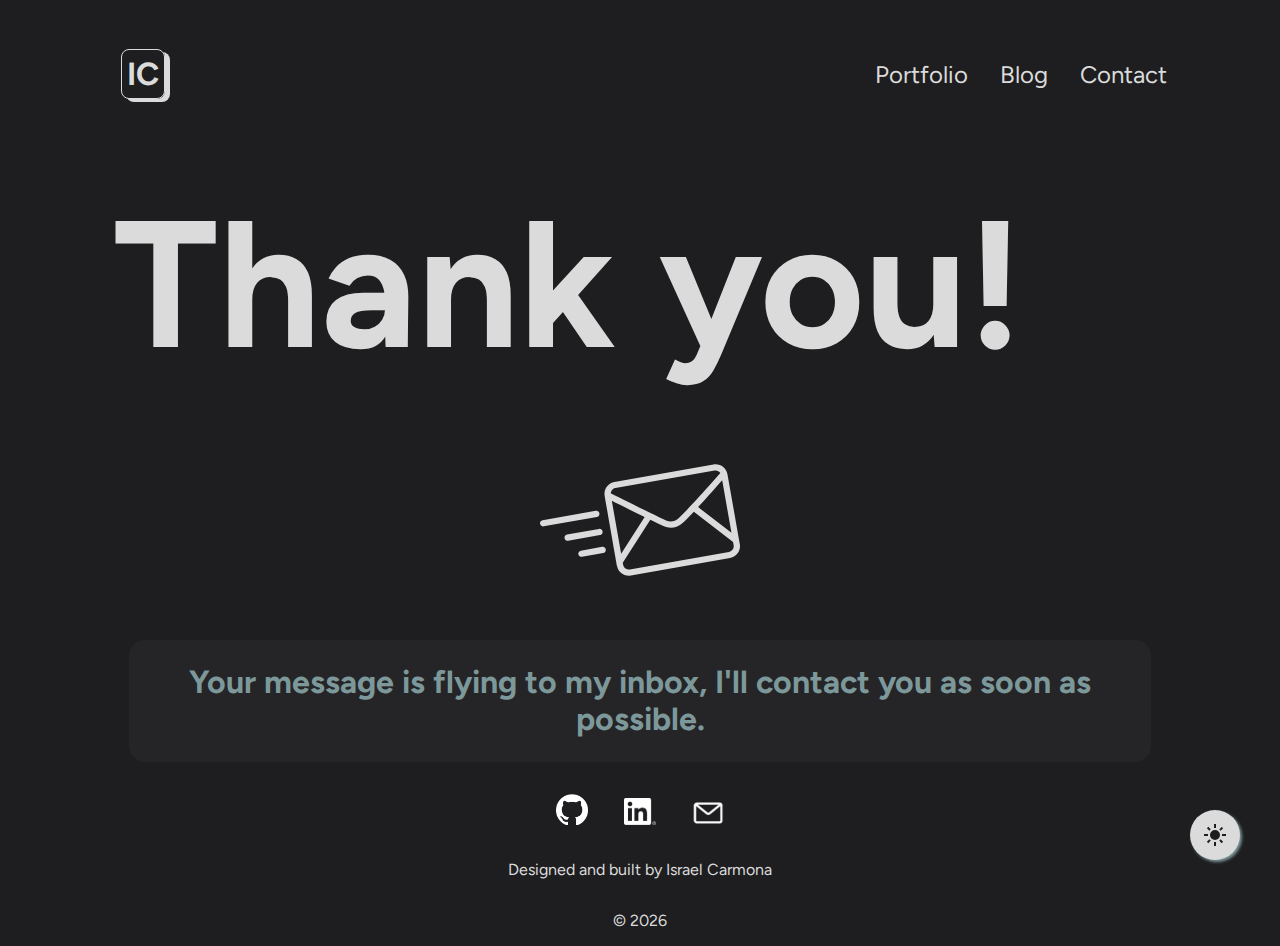
<file: thank-you.html>
<!DOCTYPE html>
<html lang="en">
  <head>
    <meta charset="UTF-8" />
    <meta http-equiv="X-UA-Compatible" content="IE=edge" />
    <meta name="viewport" content="width=device-width, initial-scale=1.0" />
    <link rel="stylesheet" href="styles/normalize.css"/>
    <link rel="stylesheet" href="styles/main.css"/>
    <link rel="stylesheet" href="styles/medium.css"/>
    <link rel="stylesheet" href="styles/large.css"/>
    <link rel="icon" type="image/jpg" href="images/favicon-32x32.png" />
    <title>Thank You</title>
  </head>

  <body>
    <header>
      <h2>
        <a id="logo" href="index.html"> IC </a>
      </h2>

      <button id="theme-switch">
        <svg
          xmlns="http://www.w3.org/2000/svg"
          height="24px"
          viewBox="0 -960 960 960"
          width="24px"
        >
          <path
            d="M480-280q-83 0-141.5-58.5T280-480q0-83 58.5-141.5T480-680q83 0 141.5 58.5T680-480q0 83-58.5 141.5T480-280ZM200-440H40v-80h160v80Zm720 0H760v-80h160v80ZM440-760v-160h80v160h-80Zm0 720v-160h80v160h-80ZM256-650l-101-97 57-59 96 100-52 56Zm492 496-97-101 53-55 101 97-57 59Zm-98-550 97-101 59 57-100 96-56-52ZM154-212l101-97 55 53-97 101-59-57Z"
          />
        </svg>
        <svg
          xmlns="http://www.w3.org/2000/svg"
          height="24px"
          viewBox="0 -960 960 960"
          width="24px"
        >
          <path
            d="M480-120q-150 0-255-105T120-480q0-150 105-255t255-105q14 0 27.5 1t26.5 3q-41 29-65.5 75.5T444-660q0 90 63 153t153 63q55 0 101-24.5t75-65.5q2 13 3 26.5t1 27.5q0 150-105 255T480-120Z"
          />
        </svg>
      </button>

      <div id="large-view-nav">
        <a href="portfolio.html">Portfolio</a>
        <a href="blog.html">Blog</a>
        <a href="contact.html">Contact</a>
        
      </div>

      <div id="myNav" class="overlay">
        <a href="javascript:void(0)" class="closebtn" onclick="closeNav()"
          >&times;</a
        >
        <div class="overlay-content">
          <a href="portfolio.html">Portfolio</a>
          <a href="blog.html">Blog</a>
          <a href="contact.html">Contact</a>
        </div>
      </div>
      <span id="ham-nav" onclick="openNav()">&#9776;</span>
    </header>
      
    <main>
      <h1 id="greathone">Thank you!</h1>
      <div id="mail-svg">
        <svg height="200px" width="200px" version="1.1" id="Layer_1" xmlns="http://www.w3.org/2000/svg" xmlns:xlink="http://www.w3.org/1999/xlink" viewBox="0 0 64 64" enable-background="new 0 0 64 64" xml:space="preserve">
          <g id="Mail-sent">
            <path d="M63.9404068,39.7210922l-3.9560013-22.387701c-0.3691978-2.0928001-2.3700981-3.4952002-4.464901-3.125001 l-31.7255974,5.605401c-1.9706993,0.3484993-3.3083,2.1479988-3.1501999,4.1022987c-0.0215759,0.1623001,3.9832001,22.7511997,3.9832001,22.7511997c0.1777992,1.0137024,0.7413006,1.8964996,1.5860004,2.4873009
		c0.6552982,0.4580994,1.4179993,0.6963005,2.2012234,0.6963005c0.2254753,0,0.452076-0.0195007,0.6776752-0.0595016
		l31.7236004-5.6054993c1.0137253-0.1786995,1.8964996-0.7411995,2.4873009-1.5858994
		C63.8926048,41.7571907,64.119133,40.7346916,63.9404068,39.7210922z M61.2677078,36.0848923l-10.667202-8.2056007
		c3.0028-3.2334003,6.1376991-6.7851009,7.7024994-8.5721016L61.2677078,36.0848923z M24.1426067,21.7825909l31.7245998-5.6055012
		c0.1093979-0.0184994,0.2168007-0.0282993,0.3232002-0.0282993c0.6133003,0,1.1739998,0.3108997,1.5154991,0.7998009
		c-0.9322014,1.0723991-9.3749008,10.7567997-13.4333992,14.5595989c-1.0625,0.9930992-2.6026001,1.2430992-3.9179993,0.6318016
		c-4.7901001-2.2131004-15.2196999-7.4459019-17.7269001-8.7068005c0.0298996-0.3148003,0.1329994-0.6200008,0.3197002-0.887001
		C23.2314072,22.1399899,23.6562061,21.8694897,24.1426067,21.7825909z M22.9783077,25.8466911
		c2.3491993,1.1784,6.6152,3.3106995,10.5124989,5.2185001L25.9680061,42.767292L22.9783077,25.8466911z M61.6641312,41.4534912
		c-0.2842255,0.4062004-0.7080002,0.6767006-1.1954269,0.7626991l-31.7245731,5.6063995
		c-0.4873238,0.0839996-0.9804249-0.0233994-1.385725-0.3075981c-0.4052753-0.2831993-0.6767998-0.7080002-0.7626991-1.1953011
		l-0.1152-0.6516991l8.8203011-13.7204018l0,0c1.6016998,0.7773018,3.0688972,1.4790993,4.214798,2.0088005
		c0.75,0.3466988,1.5469017,0.5156021,2.3349991,0.5156021c1.3789024,0,2.735302-0.5166016,3.7890015-1.5049019
		c1.0049019-0.9412003,2.2548981-2.2154999,3.5862999-3.6217003l12.5578003,9.6599007l0.1879997,1.0634003
		C62.0576057,40.5559921,61.9482079,41.0481911,61.6641312,41.4534912z"/>
	<path d="M19.0078068,29.8674908c-0.0956764-0.5438995-0.6161995-0.9111004-1.1581993-0.8105011L0.8262076,32.0647888
		c-0.544,0.0957031-0.9073,0.6143036-0.8106,1.1582031c0.085,0.4853973,0.5069,0.8261986,0.9834,0.8261986
		c0.0576,0,0.1162-0.0048981,0.1748-0.0155983l17.0235004-3.0079021
		C18.7412071,30.9299908,19.1045074,30.4114914,19.0078068,29.8674908z"/>
	<path d="M20.0293064,35.6516914c-0.0956993-0.5438995-0.6151752-0.9092026-1.1581764-0.8105011L8.6572075,36.6458893
		c-0.5439005,0.0957031-0.9071999,0.6142006-0.8105001,1.1582031c0.0848999,0.4852982,0.5067997,0.8260994,0.9834232,0.8260994
		c0.0575771,0,0.1161766-0.0048027,0.174777-0.0156021l10.2138004-1.8046989
		C19.7627068,36.7141914,20.1260071,36.1956902,20.0293064,35.6516914z"/>
	<path d="M19.8877068,40.5969925L13.0791311,41.80019c-0.5439234,0.0956993-0.9072237,0.6142006-0.810524,1.1581993
		c0.0848999,0.485302,0.5068007,0.8261032,0.9833002,0.8261032c0.0577002,0,0.1162996-0.0049019,0.1749001-0.0156021
		l6.8085003-1.2030983c0.5439987-0.0957031,0.907299-0.6142998,0.8106003-1.1582031
		C20.9512062,40.8635902,20.4287071,40.495491,19.8877068,40.5969925z"/>
</g>
</svg>

      </div>
      

      <div class="portfolioContainer">
        <h2>Your message is flying to my inbox, I'll contact you as soon as possible.</h2>
      </div>
    
    </main>

    <footer>
      <div class="contact">
        <a href="https://github.com/jicmette" target="blank">
          <img
            class="imgfoot"
            src="images/github-mark-white.png"
            alt="GitHub"
          />
          <img
            class="imgfoot"
            src="images/github-mark-black.png"
            alt="GitHub"
          />
        </a>

        <a href="https://www.linkedin.com/in/israelcarmona/" target="blank">
          <img class="imgfoot" src="images/LI-In-Bugwhite.png" alt="linkedin" />
          <img class="imgfoot" src="images/LI-In-Bugblack.png" alt="linkedin" />
        </a>

        <a href="mailto:hello@israelcarmona.dev" target="blank">
          <img
            class="imgfoot"
            src="images/Email-Symbol-PNG-File.png"
            alt="Email"
          />

          <img
            class="imgfoot"
            src="images/Email-Symbol-PNG-black.png"
            alt="Email"
          />
        </a>

      </div>
      <p class="pfoot">Designed and built by Israel Carmona</p>
      <p class="pfoot">&copy; <span class="currentYear"></span></p>
    </footer>

    </div>

    <script src="scripts/scripts.js"></script>

  </body>
</html>
</file>
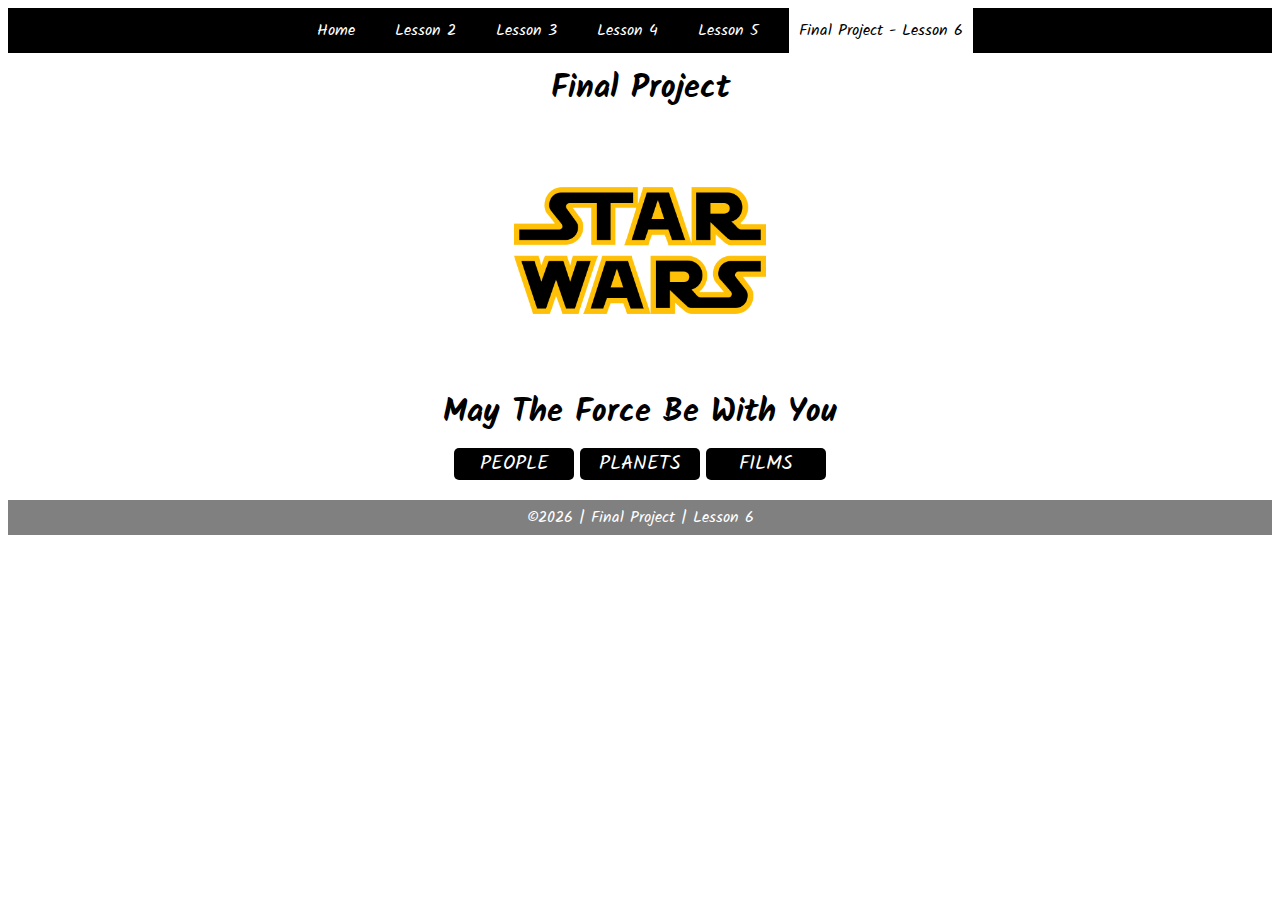
<file: portfolio/starwarsapi/starwarsapi.html>
<!DOCTYPE html>
<html lang="en">
  <head>
    <meta charset="UTF-8" />
    <meta name="viewport" content="width=device-width, initial-scale=1.0" />
    <meta http-equiv="X-UA-Compatible" content="ie=edge" />
    <title>CSE 121b: Week 06 | Final Project</title>
    <link
      href="https://fonts.googleapis.com/css?family=Kalam&display=swap"
      rel="stylesheet"
    />
    <link rel="stylesheet" href="/portfolio/starwarsapi/styles/main.css" />
  </head>

  <body>

    <nav>
      <ul id="menu">
        <li><a id="toggleMenu">&equiv;</a></li>
        <li><a href="#">Home</a></li>
        <li><a href="#">Lesson 2</a></li>
        <li><a href="#">Lesson 3</a></li>
        <li><a href="#">Lesson 4</a></li>
        <li><a href="#">Lesson 5</a></li>
        <li><a href="#" class="active">Final Project - Lesson 6</a></li>
      </ul>
    </nav>

    <header>
      <h1>Final Project</h1>
      <img src="/portfolio/starwarsapi/starwarslogo.png" alt="Star Wars" />
      <h1>May The Force Be With You</h1>
    </header>
    
    <div id="buttons">
      <label>PEOPLE</label>
      <label>PLANETS</label>
      <label>FILMS</label>
    </div>

    <div id="libraryResults">
    </div>

    <div id="viewResults"></div>

    <footer>&copy;<span id="year"></span> | Final Project | Lesson 6</footer>
    
    <script src="/portfolio/starwarsapi/scripts/main.js"></script>
    <script src="/portfolio/starwarsapi/scripts/task6.js"></script>

  </body>
</html>
</file>
<file: styles/main.css>
/*@import url("https://fonts.googleapis.com/css2?family=Lexend&display=swap");
*/
@import url('https://fonts.googleapis.com/css2?family=Figtree:ital,wght@0,300..900;1,300..900&family=Hind+Siliguri:wght@300;400;500;600;700&family=Quicksand:wght@300..700&family=Roboto+Slab:wght@100..900&family=Titillium+Web:ital,wght@0,200;0,300;0,400;0,600;0,700;0,900;1,200;1,300;1,400;1,600;1,700&display=swap');
/*MAIN CSS*/

:root {
  --background-color-base: #1e1e20;
  --h1-color: #dbdbdb;
  --h2-color: #7c989a;
  --p-dark-color: #dbdbdb;
  --p-light-color: #dbdbdb;
  --a-dark-color: #dbdbdb;
  --a-light-color-header: #dbdbdb;
  --hover-color: #7c989a;
  --grid-color-base: #252527;
  --shadows-black--background: #dbdbdb;
  --svg-color: #dbdbdb;
  --overlay-color: #dbdbdb;
  --ham-color: #dbdbdb;
  --theme-switch-background: #dbdbdb;
  --theme-switch-fill:#1e1e20;
}

.lightmode {
  --background-color-base: #dbdbdb;
  --h1-color: #1e1e20;
  --p-dark-color: #1e1e20;
  --p-light-color: #dbdbdb;
  --a-light-color-header: #252527;
  --grid-color-base: #252527;
  --ham-color: #252527;
  --theme-switch-background: #252527;
  --theme-switch-fill:#dbdbdb;
}

::selection {
  color: var(--a-dark-color);
  background: var(--hover-color);
}

body {
  background-color: var(--background-color-base);
  /*font-family: "Lexend", sans-serif;*/
  
  font-family: "Figtree", sans-serif;
  text-align: center;
  margin: auto 2rem;
  box-sizing: border-box;
}

h1 {
  color: var(--h1-color);
}

h2 {
  color: var(--h2-color);
  margin: .5rem;
}

h3 {
  color: var(--h2-color);
  font-weight: lighter;
  font-size: 1rem;
}

main p {
  color: var(--p-dark-color);
}

a {
  text-decoration: none;
}

a:hover {
  color: var(--hover-color);
}

/*  HEADER */
header {
  display: grid;
  grid-template-columns: repeat(3, 1fr);
  margin: 0;
  text-align: left;
  padding: 0rem;
  padding: 3rem 0 3rem 0;
}

header a {
  color: var(--a-light-color-header);
}

#logo {
  color: var(--h1-color);
  padding: 1rem;
  margin: 0;
  border-radius: .5rem;
  border: 1px solid;
  padding: 5px;
  box-shadow: 5px 3px;
}

#logo:hover {
  color: var(--hover-color);
  transition: 0.5s;
  border: 1px solid;
  padding: 5px;
  box-shadow: 5px 3px;
}

#current-date {
  margin: 0;
  font-size: .8rem;
  color: var(--p-dark-color);
  grid-column: 1/2;
  grid-row: 2/3;
  align-self: center;
}

#current-time {
  margin: 0;
  font-size: .8rem;
  color: var(--p-dark-color);
  grid-column: 3/4;
  grid-row: 2/3;
  justify-self: end;
  align-self: center;
}

#large-view-nav {
  display: none;
}

/*Hamburger button for medium and small view.*/

#ham-nav {
  font-size: 1.5rem;
  grid-column: 2/3;
  cursor: pointer;
  color: var(--ham-color);
  justify-self: end;
  align-self: center;
  padding: 5px;
  border: 1px solid;
  padding: 5px;
  box-shadow: 5px 3px;
  grid-column: 3/4;
  border-radius: .5rem;
}

#ham-nav:hover {
  color: var(--hover-color);
  transition: 0.5s;
}

/*Light mode CSS*/

#theme-switch {
  position: fixed;
  bottom:40px;
	right:40px;
  height: 50px;
  width: 50px;
  padding: .5rem;
  border-radius: 50%;
  background-color: var(--theme-switch-background);
  margin-left: 1rem;
  border: none;
  justify-self: center;
  align-self: center;
  grid-column: 2/3;
  grid-row: 1/2;
  box-shadow: 2px 2px 3px #7c989a;
}

#theme-switch svg {
  fill: var(--theme-switch-fill);
  padding-top: .25rem;
}

#theme-switch svg:last-child {
  display: none;
}

.lightmode #theme-switch svg:first-child {
  display: none;
}

.lightmode #theme-switch svg:last-child {
  display: block;
  padding-top: .1rem;
  padding-left: .3rem;
}

#theme-switch:hover {
  filter: contrast(70%);
  transition: 0.7s;
}

/*  Hamburger overlay for medium and small view*/
.overlay {
  height: 100%;
  width: 100%;
  display: none;
  position: fixed;
  z-index: 1;
  top: 0;
  left: 0;
  background-color: rgb(0, 0, 0);
  background-color: rgba(0, 0, 0, 0.9);
}

#overlay-background {
  font-size: 10vh;
  color: var(--h2-color);
}

.overlay-content {
  position: relative;
  top: 25%;
  width: 100%;
  text-align: center;
  margin-top: 30px;
}

.overlay-links {
  position: relative;
  top: 50%;
  width: 100%;
  text-align: left;
  margin-top: 30px;
}

.overlay a {
  padding: .5rem;
  font-size: 5rem;
  font-weight: bolder;
  text-decoration: none;
  display: block;
  transition: 0.3s;
  color: var(--overlay-color);
  text-align: left;
  margin: 0;
  margin-left: 1rem;
}

.overlay a:hover,
.overlay a:focus {
  color: var(--a-dark-color);
  padding: 1rem;
  transition: .7s;
  text-shadow: 5px 3px var(--hover-color);
}

.overlay .closebtn {
  position: absolute;
  top: 20px;
  right: 45px;
  font-size: 60px;
}

/*  FOOTER*/
footer {
  display: grid;
  justify-items: center;
}

footer a {
  margin: 1rem;
}

footer p {
  color: var(--p-dark-color);
}

.imgfoot {
  width: 32px;
}

/*Lightmode mode change icons in the footer.*/

.imgfoot:last-child {
  display: none;
}

.lightmode .imgfoot:last-child {
  display: inline;
}

.lightmode .imgfoot:first-child {
  display: none;
}

.imgfoot:hover {
  filter: contrast(0%);
  transition: 0.5s;
}

.contact {
  margin: 1rem;
}

.currentYear {
  color: var(--p-dark-color);
}

.pfoot {
  margin: 1rem;
  align-self: center;
}

/* HOME PAGE */
#greathone {
  font-size: 5rem;
  margin: 0;
  text-align: left;
  padding: 2rem;
  padding-left: 0;
}

.h2side {
  text-align: left;
}

#mepic {
  width: 30%;
  height: auto;
  border-radius: 1.5rem;
  border: 1px solid var(--h1-color);
  padding: 5px;
  box-shadow: 5px 3px var(--h1-color);
}

/*Grid for languages in the home page*/
#programmingLang {
  display: grid;
  grid-template-columns: repeat(2, 1fr);
  background-color: var(--grid-color-base);
  border-radius: 1rem;
  padding: 1rem;
  margin: 1rem;
  gap: 1rem;
}

#programmingLang img {
  width: 32px;
  justify-self: center;
  border-radius: 0.5rem;
  border: 1px solid var(--shadows-black--background);
  padding: 0.5rem;
  box-shadow: 5px 3px var(--shadows-black--background);
  margin: .5rem;
  margin-bottom: 0;
}

#programmingLang a {
  color: var(--a-dark-color);
}

#programmingLang a:hover {
  color: var(--hover-color);
  transform: scale(1.05);
  transition: 0.5s;
}

#imgh {
  grid-column: 1/2;
  grid-row: 1/2;
}

#htpar {
  grid-column: 1/2;
  grid-row: 2/3;
}

#imgc {
  grid-column: 2/3;
  grid-row: 1/2;
}

#cspar {
  grid-column: 2/3;
  grid-row: 2/3;
}

#imgj {
  grid-column: 1/2;
  grid-row: 3/4;
}

#javpar {
  grid-column: 1/2;
  grid-row: 4/5;
}

.imgp {
  grid-column: 2/3;
  grid-row: 3/4;
}

#pytpar {
  grid-column: 2/3;
  grid-row: 4/5;
}

#imgcs {
  grid-column: 1/2;
  grid-row: 5/6;
}

#csharpar {
  grid-column: 1/2;
  grid-row: 6/7;
}

#imgnjs {
  grid-column: 2/3;
  grid-row: 5/6;
}

#njspar {
  grid-column: 2/3;
  grid-row: 6/7;
}

/*PORTFOLIO PAGE*/

.portfolioContainer {
  background-color: var(--grid-color-base);
  border-radius: 1rem;
  padding: 1rem;
  margin: 1rem;
}

.portfolioContainer img {
  margin: 2rem auto;
  border-radius: 1rem;
}

.portfolioContainer img:hover {
  transform: scale(1.05);
  transition: 0.2s;
}

.portfolioContainer p {
  color: var(--p-light-color);
  margin: auto 2rem;
}

.portfolioContainer a {
  color: var(--p-light-color);
  font-weight: bold;
  margin: auto 2rem;
}

.portfolioContainer a:hover {
  color: var(--hover-color);
  margin: auto 2rem;
}

#imgfirst {
  width: 80%;
}

#imgsnd {
  width: 80%;
}

#imgfourth {
  width: 70%;
}

#imgfifth {
  width: 40%;
}

/*CONTACT PAGE*/
form {
  padding: 3rem;
}

input[type="text"] {
  background-color: var(--grid-color-base);
  border-radius: 1.5rem;
  color: var(--a-dark-color);
  width: 80%;
  height: 40px;
  border: 0;
  outline: none;
  padding-left: 1rem;
}

input::placeholder{
  margin-top: 1rem;
}

input[type="text"]:focus {
  transition: 0.7s;
}

input[type="email"] {
  background-color: var(--grid-color-base);
  border-radius: 1.5rem;
  color: var(--a-dark-color);
  width: 80%;
  height: 40px;
  margin-top: 1rem;
  border: 0;
  outline: none;
  padding-left: 1rem;
}

input[type="email"]:focus {
  transition: 0.7s;
}

textarea {
  background-color: var(--grid-color-base);
  border-radius: 1.5rem;
  color: var(--a-dark-color);
  margin: 1rem;
  justify-self: center;
  width: 80%;
  height: 200px;
  text-decoration: none;
  outline: none;
  resize: none;
  padding-left: 1rem;
  line-height: 1.5rem;
  padding-top: 1rem;
}

textarea:focus {
  transition: 0.7s;
}

.button {
  display: block;
  background-color: var(--background-color-base);
  color: var(--p-dark-color);
  padding: 0.5rem;
  margin: 1rem auto;
  border: 1px solid;
  box-shadow: 5px 3px;
  border-radius: .5rem;
}

.button:hover {
  color: var(--hover-color);
  transition: 0.5s;
  border: 1px solid;
  box-shadow: 5px 3px;
}

iframe {
  width: 80%;
  border-radius: 1.5rem;
  border: 1px solid var(--grid-color-base);
  padding: 5px;
  box-shadow: 5px 10px var(--grid-color-base);
  margin-bottom: 1rem;
  justify-self: center;
  filter: grayscale(50%) invert(100%) contrast(83%);
}

.lightmode iframe {
  filter: none;
}

/*Thank you page*/
#mail-svg svg {
  fill: var(--ham-color);
}

/*MY LINKS PAGE */

#header-links {
  display: block;
  padding-top: 0;
}

#mepiclinks {
  width: 20%;
  height: auto;
  border-radius: 1.5rem;
  border: 1px solid var(--h1-color);
  padding: 5px;
  box-shadow: 5px 3px var(--h1-color);
}

#mylinks a {
  padding: 5px;
  margin: 0;
  border: 1px solid;
  padding: 5px;
  box-shadow: 5px 3px;
  border-radius: .5rem;
  background-color: var(--background-color-base);
  color: var(--p-dark-color);
}

#mylinks a:hover {
  color: var(--hover-color);
  transition: 0.5s;
  border: 1px solid;
  padding: 5px;
  box-shadow: 5px 3px;
}

#mylinks {
  padding: 0;
  margin: 0;
  padding-bottom: 2rem;
}

#mylinks li {
  line-height: 4rem;
  list-style-type: none;
}
</file>
<file: styles/medium.css>
@import url("main.css");

@media (min-width: 36em) and (max-width: 62.37em) {
  #large-view-nav {
    display: none;
  }

  #portfolio-grid {
    display: grid;
    grid-template-columns: repeat(2, 1fr);
    grid-template-rows: repeat(3, 1fr);
    align-items: center;
  }

  
}
</file>
<file: styles/large.css>
@import url("main.css");

@media only screen and (min-width: 62.37em) {
  html {
    max-width: 1500px;
    margin: auto;
  }

  body {
    max-width: 1054px;
    margin: auto;
  }

  h2 {
    font-size: 2rem;
  }

  main p {
    font-size: 1.3rem;
  }

  #hero {
    display: grid;
    grid-template-columns: 80% 20%;
  }

  .h2side {
    grid-column: 1/3;
  }

  #greathone {
    font-size: 20vh;
    text-align: start;
    grid-column: 1/2;
    grid-row: 2/3;
  }

  #current-date {
    font-size: 1rem;
  }

  #current-time {
    font-size: 1rem;
  }

  #mepic {
    grid-column: 2/3;
    grid-row: 2/3;
    margin-top: -10rem;
    align-self: center;
    justify-self: left;
    width: 80%;
  }

  .active {
    color: var(--hover-color);
  }

  #portfolio-grid {
    display: grid;
    grid-template-columns: repeat(3, 1fr);
    grid-template-rows: repeat(2, 1fr);
    align-items: center;
  }

  header {
    display: grid;
    grid-template-columns: repeat(2, 1fr);
  }

  #theme-switch {
    display: block;
  }

  #large-view-nav {
    display: flex;
    grid-column: 3/4;
    flex-direction: row;
    align-items: center;
    justify-content: end;
    font-size: 1.5rem;
  }

  #large-view-nav a {
    padding-left: 2rem;
  }

  #large-view-nav a:hover {
    color: var(--hover-color);
    transition: 0.5s;
  }

  #ham-nav {
    display: none;
  }

  .mepiclinks {
    width: 20%;
  }
}
</file>
<file: portfolio/starwarsapi/styles/main.css>
/* HTML Selectors */
body {
    font-family: 'Kalam', cursive;
}

div {
    margin: 10px;
    text-align: center;
    border-radius: 50px;
}

h1 {
    margin: 10px;
}

footer {
    background-color: gray;
    color: white;
    padding: 5px;
    text-align: center;
}

header {
    margin: auto;
    text-align: center;
}

img {
    width: 20%;
    display: block;
    margin: 0 auto;
}

label {
    display: inline-block;
    font-size: 20px;
    min-width: 120px;
    text-align: right;
    background-color: black; 
    color: white; 
    text-align: center; 
    border-radius: 5px;
}

label:hover {
    background-color: #ffc107;
    color: black;
    border-radius: 5px;
    border: 2px;
    border-color: black;
}

main {
    text-align: center;
    border: 0px;
    margin: 0;
    padding: 0;
}

nav {
    background-color: black;
    color: white;
}

nav ul {
    display: flex;
    flex-direction: column;
    justify-content: center;
    align-content: space-around;
    margin: 0;
    padding: 0;
}

nav ul li:first-child {
    display: block;
}

nav ul li {
    display: none;
    list-style: none;
    margin: 10px;
}

nav ul li a {
    color: white;
    display: block;
    padding: 10px;
    text-decoration: none;
}
nav ul li a:hover {
    background-color: #efefef;
    color: black;
}

/* Class Selectors */
.active {
    background-color: white;
    color: black;
}

.class 

.open li {
    display: block;
}

/* ID Selectors */

#libraryResults {
    display: grid;
    grid-template-columns: 1fr;
}

/* Media Queries */
@media only screen and (min-width: 32.5em) {
    nav ul {
        flex-direction: row;
    }
    
    nav ul li:first-child {
        display: none;
    }

    nav ul li {
        display: inline;
        margin: 0 10px;
    }

    #libraryResults {
        grid-template-columns: 1fr 1fr;
    }
}

@media only screen and (min-width: 64em) {
    #libraryResults {
        grid-template-columns: 1fr 1fr 1fr;
    }
}
</file>
